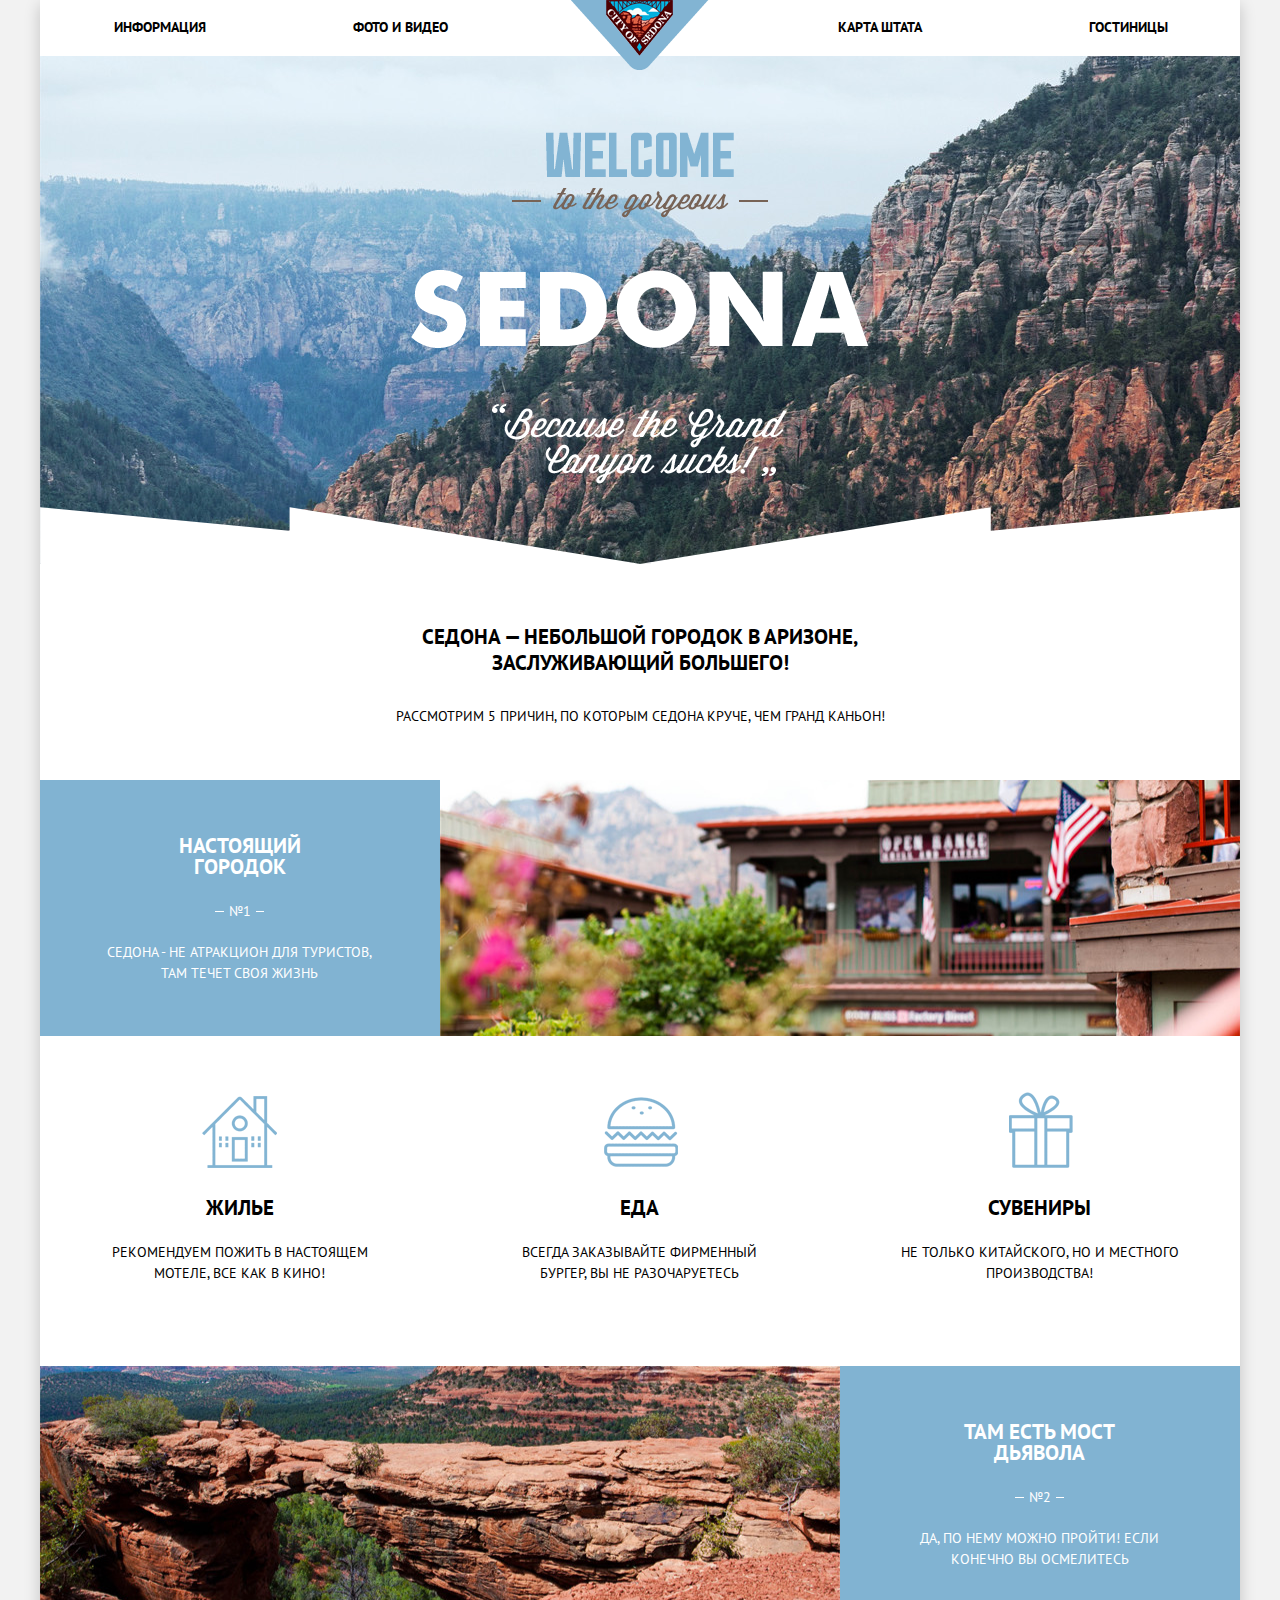
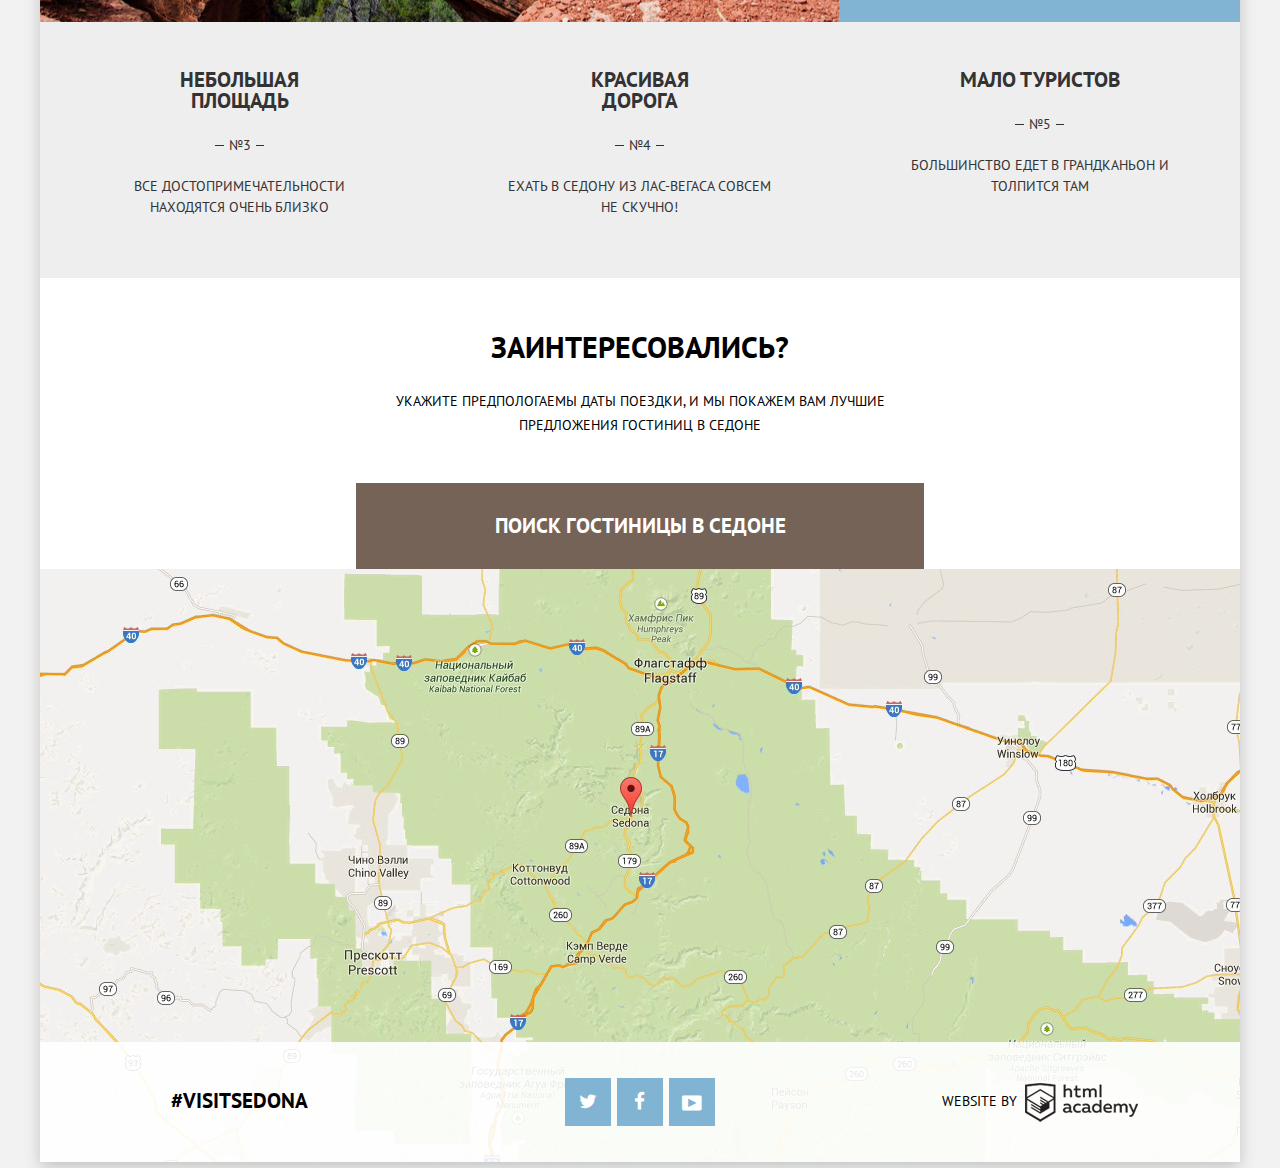
<file: 194734-sedona-master/index.html>
<!DOCTYPE html>
<html lang="ru">
	<head>
		<meta charset="utf-8">
		<title>Седона - Главная</title>
		<link href="http://fonts.googleapis.com/css?family=PT+Sans:400,700&amp;subset=latin,cyrillic-ext" rel="stylesheet">
		<link rel="stylesheet" href="css/normalize.min.css">
		<link rel="stylesheet" href="css/style.min.css">
	</head>
	<body>
		<div class="layout-center">
			<header class="main-header">
				<nav class="menu">
					<ul>
						<li><a href="#">Информация</a></li>
						<li><a href="#">Фото и видео</a></li>
						<li>
							<a class="logo-menu" href="index.html">
								<img src="img/logo-header.png" width="138" height="70" alt="logo">
							</a>
						</li>
						<li><a href="#">Карта штата</a></li>
						<li><a href="сatalog.html">Гостиницы</a></li>
					</ul>
				</nav>
			</header>
			<main class="content">
				<section class="main-foto">
					<div class="foto-title">
						<p>Welcome - to the gorgeous</p>
						<h1>Sedona</h1>
						<p>Because the Grand Canyon sucks</p>
					</div>
				</section>
				<div class="content-description">
					<h2 >Седона — небольшой городок в Аризоне, заслуживающий большего!</h2>
					<p>Рассмотрим 5 причин, по которым Седона круче, чем гранд каньон!</p>
				</div>
				<div class="features features-big clearfix">
					<div class="features-description">
						<h2 class="features-title">Настоящий городок</h2>
						<div class="features-number">
							<span>№1</span>
						</div>
						<p class="features-text">Седона - не атракцион для туристов, там течет своя жизнь</p>
					</div>
					<div class="features-foto"></div>
				</div>
				<div class="features-details clearfix">
					<div class="features-details-housing">
						<h2 class="features-title">Жилье</h2>
						<p class="features-text">Рекомендуем пожить в настоящем мотеле, все как в кино!</p>
					</div>
					<div class="features-details-food">
						<h2 class="features-title">Еда</h2>
						<p class="features-text">Всегда заказывайте фирменный бургер, вы не разочаруетесь</p>
					</div>
					<div class="features-details-souvenirs">
						<h2 class="features-title">Сувениры</h2>
						<p class="features-text">Не только китайского, но и местного производства!</p>
					</div>
				</div>
				<div class="features features-big clearfix">
					<div class="features-foto"></div>
					<div class="features-description">
						<h2 class="features-title">Там есть мост дьявола</h2>
						<div class="features-number">
							<span>№2</span>
						</div>
						<p class="features-text">Да, по нему можно пройти! Если конечно вы осмелитесь</p>
					</div>
				</div>
				<div class="features clearfix">
					<div class="features-description">
						<h2 class="features-title">Небольшая площадь</h2>
						<div class="features-number">
							<span>№3</span>
						</div>
						<p class="features-text">Все достопримечательности находятся очень близко</p>
					</div>
					<div class="features-description">
						<h2 class="features-title">Красивая дорога</h2>
						<div class="features-number">
							<span>№4</span>
						</div>
						<p class="features-text">Ехать в Седону из Лас-Вегаса совсем не скучно!</p>
					</div>
					<div class="features-description">
						<h2 class="features-title">Мало туристов</h2>
						<div class="features-number">
							<span>№5</span>
						</div>
						<p class="features-text">Большинство едет в грандканьон и толпится там</p>
					</div>
				</div>
				<section class="interest">
					<h2>Заинтересовались?</h2>
					<p>Укажите предпологаемы даты поездки, и мы покажем вам лучшие предложения гостиниц в Седоне</p>
				</section>
				<section class="search">
					<h2><a href="form.html">Поиск гостиницы в Седоне</a></h2>
					<form class="search-hotel clearfix" action="echo" method="post" name="search-hotel">
						<fieldset class="date clearfix">
							<label  for="date-arrival">Дата заезда:</label>
							<input type="text" name="date-arrival" id="date-arrival" placeholder="24 апреля 2016">
							<span class="icon-calendar"></span>
						</fieldset>
						<fieldset class="date clearfix">
							<label for="check-out">Дата выезда:</label>
							<input type="text" name="check-out" id="check-out" placeholder="4 июля 2016">
							<span class="icon-calendar"></span>
						</fieldset>
						<fieldset class="number-people">
							<fieldset class="adults">
								<label for="adults">Взрослые:</label>
								<button class="icon-minus" type="button"></button>
								<input type="text" name="adults" id="adults" placeholder="2">
								<button class="icon-plus" type="button"></button>
							</fieldset>
							<fieldset class="children">
								<label for="children">Дети:</label>
								<button class="icon-minus" type="button"></button>
								<input type="text" name="children" id="children" placeholder="0">
								<button class="icon-plus" type="button"></button>
							</fieldset>
						</fieldset>
						<input type="submit" name="btn-search" value="Найти">
					</form>
				</section>
				<section class="map">
					<iframe src="https://www.google.com/maps/embed?pb=!1m18!1m12!1m3!1d497691.6285781361!2d-112.1230201647705!3d34.96696452911028!2m3!1f0!2f0!3f0!3m2!1i1024!2i768!4f13.1!3m3!1m2!1s0x872da132f942b00d%3A0x5548c523fa6c8efd!2z0KHQtdC00L7QvdCwLCDQkNGA0LjQt9C-0L3QsCA4NjMzNiwg0KHQqNCQ!5e0!3m2!1sru!2sru!4v1463311577580" width="1200" height="593" style="border:0" allowfullscreen></iframe>
				</section>
			</main>
			<footer class="main-footer clearfix">
				<section class="footer-hashtag">
					<a href="#">#visitsedona</a>
				</section>
				<section class="footer-social">
					<a href="#" class="social-btn icon-twitter"></a>
					<a href="#" class="social-btn icon-facebook"></a>
					<a href="#" class="social-btn icon-youtube"></a>
				</section>
				<section class="footer-copyright">
					<p>Website by</p>
					<a class="logo-copyright" href="https://htmlacademy.ru"></a>
				</section>
			</footer>
		</div>
		<script src="js/script.min.js"></script>
	</body>
</html>
</file>
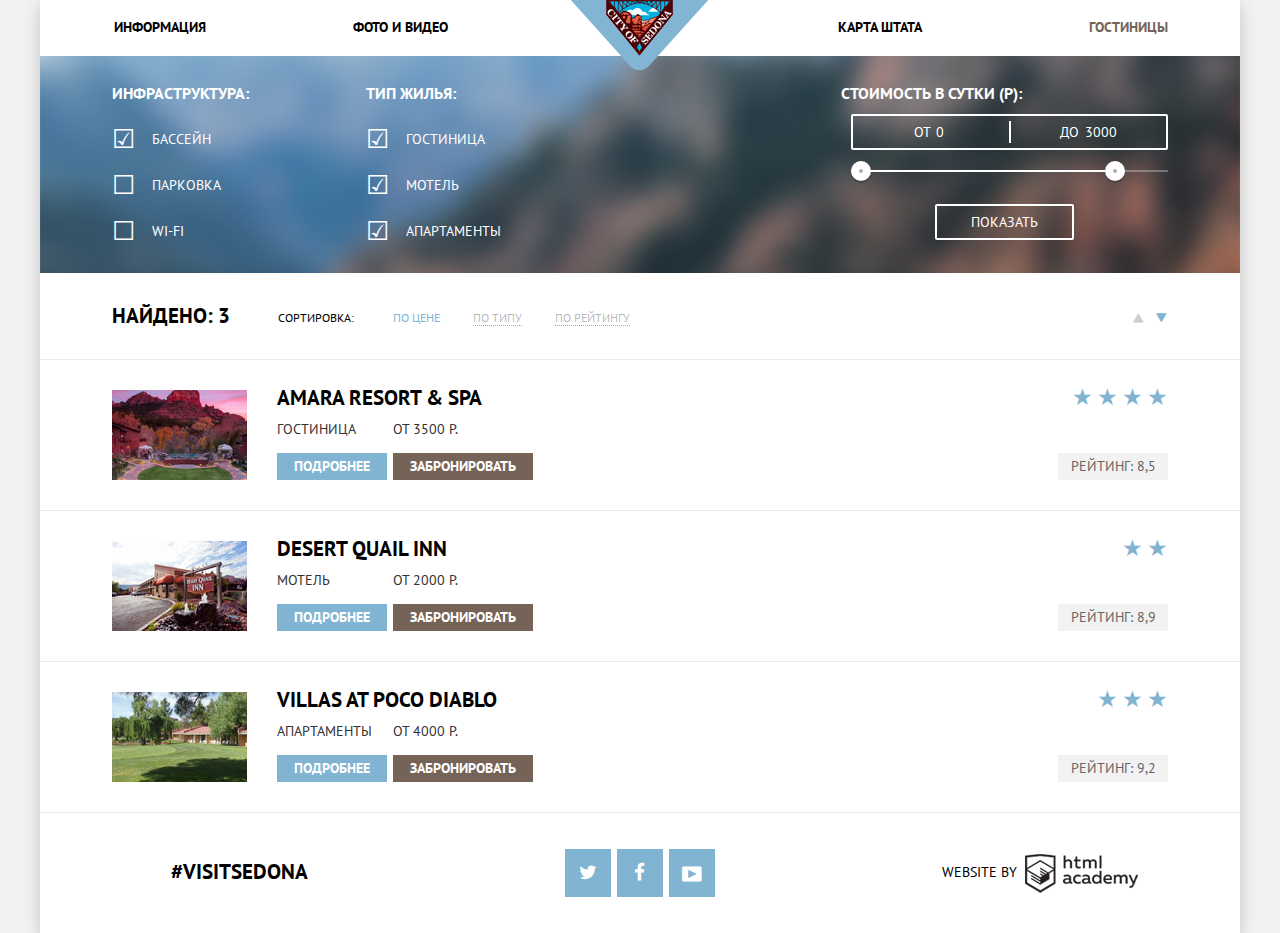
<file: 194734-sedona-master/Catalog.html>
<!DOCTYPE html>
<html lang="en">
	<head>
		<meta charset="UTF-8">
		<title>Гостиниы в Седоне</title>
		<link href="http://fonts.googleapis.com/css?family=PT+Sans:400,700&amp;subset=latin,cyrillic-ext" rel="stylesheet">
		<link rel="stylesheet" href="css/normalize.css">
		<link rel="stylesheet" href="css/Style.css">
	</head>
	<body>
		<div class="layout-center">
			<header class="main-header">
				<nav class="menu">
					<ul>
						<li><a href="#">Информация</a></li>
						<li><a href="#">Фото и видео</a></li>
						<li>
							<a href="index.html" class="logo-menu">
								<img src="img/logo-header.png" width="138" height="70" alt="logo">
							</a>
						</li>
						<li><a href="#">Карта штата</a></li>
						<li><a class="active" href="Catalog.html">Гостиницы</a></li>
					</ul>
				</nav>
			</header>
			<main class="content">
				<section class="filters-search clearfix">
					<form action="" method="post">
						<fieldset class="filter-infrastructure">
							<legend>Инфраструктура:</legend>
							<input type="checkbox" name="Pool" id="Pool" checked>
							<label for="Pool">Бассейн</label>
							<input type="checkbox" name="Parking" id="Parking">
							<label for="Parking">Парковка</label>
							<input type="checkbox" name="wi-fi" id="wi-fi">
							<label for="wi-fi">Wi-Fi</label>
						</fieldset>
						<fieldset class="filter-housing">
							<legend>Тип жилья:</legend>
							<input type="checkbox" name="hotel" id="hotel" checked>
							<label for="hotel">Гостиница</label>
							<input type="checkbox" name="Motel" id="Motel" checked>
							<label for="Motel">Мотель</label>
							<input type="checkbox" name="Apartments" id="Apartments" checked>
							<label for="Apartments">Апартаменты</label>
							</legend>
						</fieldset>
						<fieldset class="filter-price">
							<legend>Стоимость в сутки (р):</legend>
							<div class="price-controls">
								<label class="min-price" for="min-price">От <input type="text" name="min-price" id="min-price" value="0"></label>
								<label class="max-price" for="max-price">До <input type="text" name="max-price" id="max-price" value="3000"></label>
							</div>
							<div class="range-controls">
								<div class="scale">
									<div class="bar"></div>
								</div>
								<div class="toggle min-toggle"></div>
								<div class="toggle max-toggle"></div>
							</div>
							<button class="btn-transparent" type="submit">Показать</button>
						</fieldset>
					</form>
				</section>
				<section class="search-results-sort clearfix">
					<div class="results-found">
						Найдено:
						<span>3</span>
					</div>
					<div class="sort-type">
						<p>Сортировка:</p>
						<a href="#" class="active">По цене</a>
						<a href="#">По типу</a>
						<a href="#">По рейтингу</a>
					</div>
					<div class="sort-filter">
						<a href="#" class="icon-up-dir"></a>
						<a href="#" class="icon-down-dir"></a>
					</div>
				</section>
				<section class="search-results-item">
					<article class="item-found clearfix">
						<div class="item-foto">
							<a href="#">
								<img src="img/amara-resort-spa.jpg" width="135" height="90" alt="hotel">
							</a>
						</div>
						<div class="item-description clearfix">
							<h2 class="item-description-title">
								<a href="#">Amara resort & spa</a>
							</h2>
							<div class="item-description-hotel">
								<p>Гостиница</p>
								<a href="#" class="btn more">Подробнее</a>
							</div>
							<div class="item-description-price">
								<p>От 3500 р.</p>
								<a href="#" class="btn booking">Забронировать</a>
							</div>
						</div>
						<div class="item-rating">
							<div class="item-rating-star">
								<span class="star-hotel"></span>
								<span class="star-hotel"></span>
								<span class="star-hotel"></span>
								<span class="star-hotel"></span>
							</div>
							<div class="item-rating-points">Рейтинг:
								<span>8,5</span>
							</div>
						</div>
					</article>
					<article class="item-found clearfix">
						<div class="item-foto">
							<a href="#">
								<img src="img/desert-quail-inn.jpg" width="135" height="90" alt="hotel">
							</a>
						</div>
						<div class="item-description">
							<h2 class="item-description-title">
								<a href="#">Desert quail inn</a>
							</h2>
							<div class="item-description-hotel">
								<p>Мотель</p>
								<a href="#" class="btn more">Подробнее</a>
							</div>
							<div class="item-description-price">
								<p>От 2000 р.</p>
								<a href="#" class="btn booking">Забронировать</a>
							</div>
						</div>
						<div class="item-rating">
							<div class="item-rating-star">
								<span class="star-hotel"></span>
								<span class="star-hotel"></span>
							</div>
							<div class="item-rating-points">Рейтинг:
								<span>8,9</span>
							</div>
						</div>
					</article>
					<article class="item-found clearfix">
						<div class="item-foto">
							<a href="#">
								<img src="img/villas-at-poco-diablo.jpg" width="135" height="90" alt="hotel">
							</a>
						</div>
						<div class="item-description">
							<h2 class="item-description-title">
								<a href="#">Villas at poco diablo</a>
							</h2>
							<div class="item-description-hotel">
								<p>Апартаменты</p>
								<a href="#" class="btn more">Подробнее</a>
							</div>
							<div class="item-description-price">
								<p>От 4000 р.</p>
								<a href="#" class="btn booking">Забронировать</a>
							</div>
						</div>
						<div class="item-rating">
							<div class="item-rating-star">
								<span class="star-hotel"></span>
								<span class="star-hotel"></span>
								<span class="star-hotel"></span>
							</div>
							<div class="item-rating-points">Рейтинг:
								<span>9,2</span>
							</div>
						</div>
					</article>
				</section>
			</main>
			<footer class="main-footer clearfix">
				<section class="footer-hashtag">
					<a href="#">#visitsedona</a>
				</section>
				<section class="footer-social">
					<a href="#" class="social-btn icon-twitter"></a>
					<a href="#" class="social-btn icon-facebook"></a>
					<a href="#" class="social-btn icon-youtube"></a>
				</section>
				<section class="footer-copyright">
					<p>Website by</p>
					<a class="logo-copyright" href="https://htmlacademy.ru"></a>
				</section>
			</footer>
		</div>
	</body>
</html>
</file>
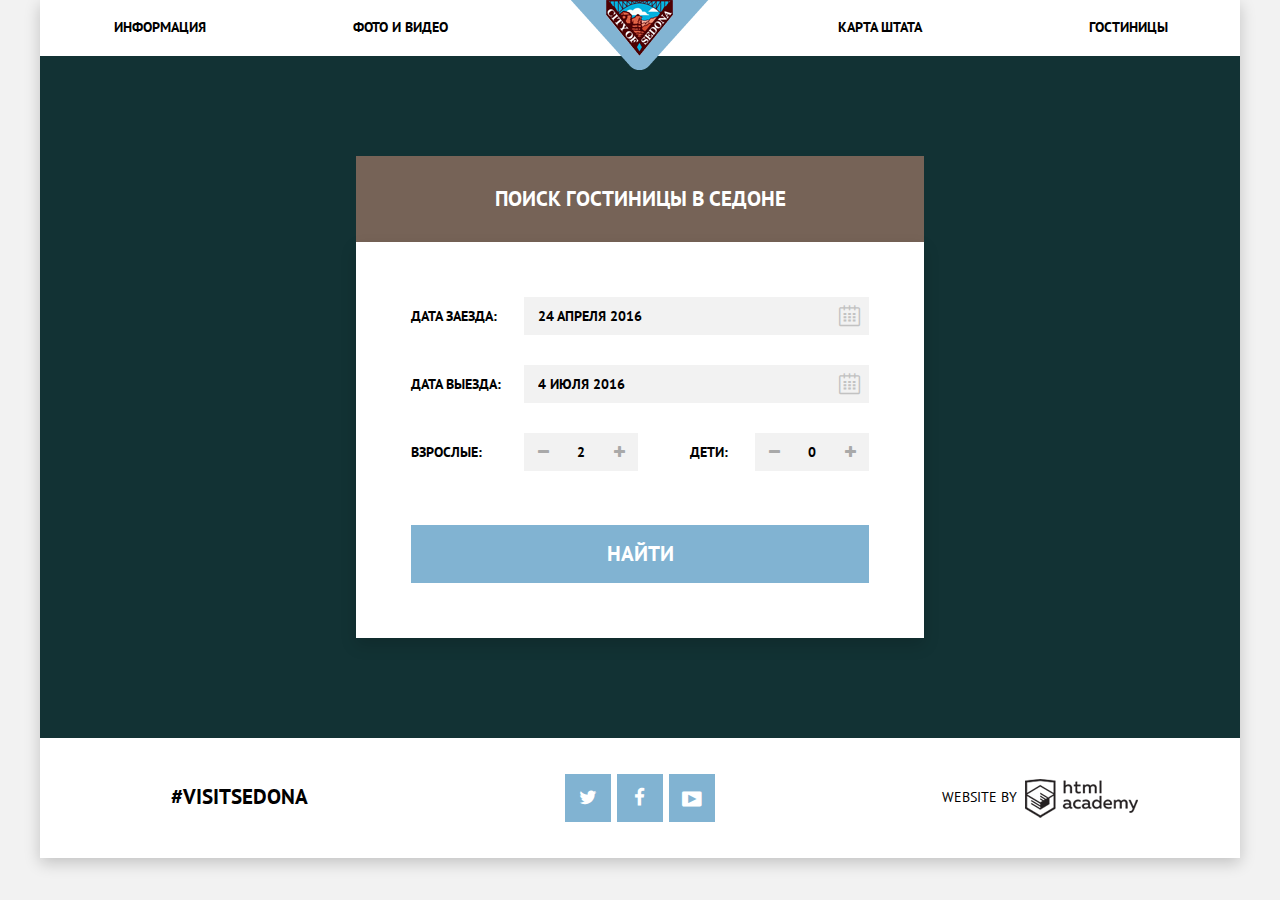
<file: 194734-sedona-master/form.html>
<!DOCTYPE html>
<html lang="ru">
	<head>
		<meta charset="utf-8">
		<title>Седона - Главная</title>
		<link href="http://fonts.googleapis.com/css?family=PT+Sans:400,700&amp;subset=latin,cyrillic-ext" rel="stylesheet">
		<link rel="stylesheet" href="css/normalize.css">
		<link rel="stylesheet" href="css/style.min.css">
	</head>
	<body>
		<div class="layout-center">
			<header class="main-header">
				<nav class="menu">
					<ul>
						<li><a href="#">Информация</a></li>
						<li><a href="#">Фото и видео</a></li>
						<li>
							<a class="logo-menu" href="index.html">
								<img src="img/logo-header.png" width="138" height="70" alt="logo">
							</a>
						</li>
						<li><a href="#">Карта штата</a></li>
						<li><a href="сatalog.html">Гостиницы</a></li>
					</ul>
				</nav>
			</header>
			<main class="content-search">
				<section class="search">
					<h2><a href="form.html">Поиск гостиницы в Седоне</a></h2>
					<form class="search-hotel clearfix" action="echo" method="post" name="search-hotel">
						<fieldset class="date clearfix">
							<label  for="date-arrival">Дата заезда:</label>
							<input type="text" name="date-arrival" id="date-arrival" placeholder="24 апреля 2016">
							<span class="icon-calendar"></span>
						</fieldset>
						<fieldset class="date clearfix">
							<label for="check-out">Дата выезда:</label>
							<input type="text" name="check-out" id="check-out" placeholder="4 июля 2016">
							<span class="icon-calendar"></span>
						</fieldset>
						<fieldset class="number-people">
							<fieldset class="adults">
								<label for="adults">Взрослые:</label>
								<button class="icon-minus" type="button"></button>
								<input type="text" name="adults" id="adults" placeholder="2">
								<button class="icon-plus" type="button"></button>
							</fieldset>
							<fieldset class="children">
								<label for="children">Дети:</label>
								<button class="icon-minus" type="button"></button>
								<input type="text" name="children" id="children" placeholder="0">
								<button class="icon-plus" type="button"></button>
							</fieldset>
						</fieldset>
						<input type="submit" name="btn-search" value="Найти">
					</form>
				</section>
			</main>
			<footer class="main-footer clearfix">
				<section class="footer-hashtag">
					<a href="#">#visitsedona</a>
				</section>
				<section class="footer-social">
					<a href="#" class="social-btn icon-twitter"></a>
					<a href="#" class="social-btn icon-facebook"></a>
					<a href="#" class="social-btn icon-youtube"></a>
				</section>
				<section class="footer-copyright">
					<p>Website by</p>
					<a class="logo-copyright" href="https://htmlacademy.ru"></a>
				</section>
			</footer>
		</div>
	</body>
</html>
</file>
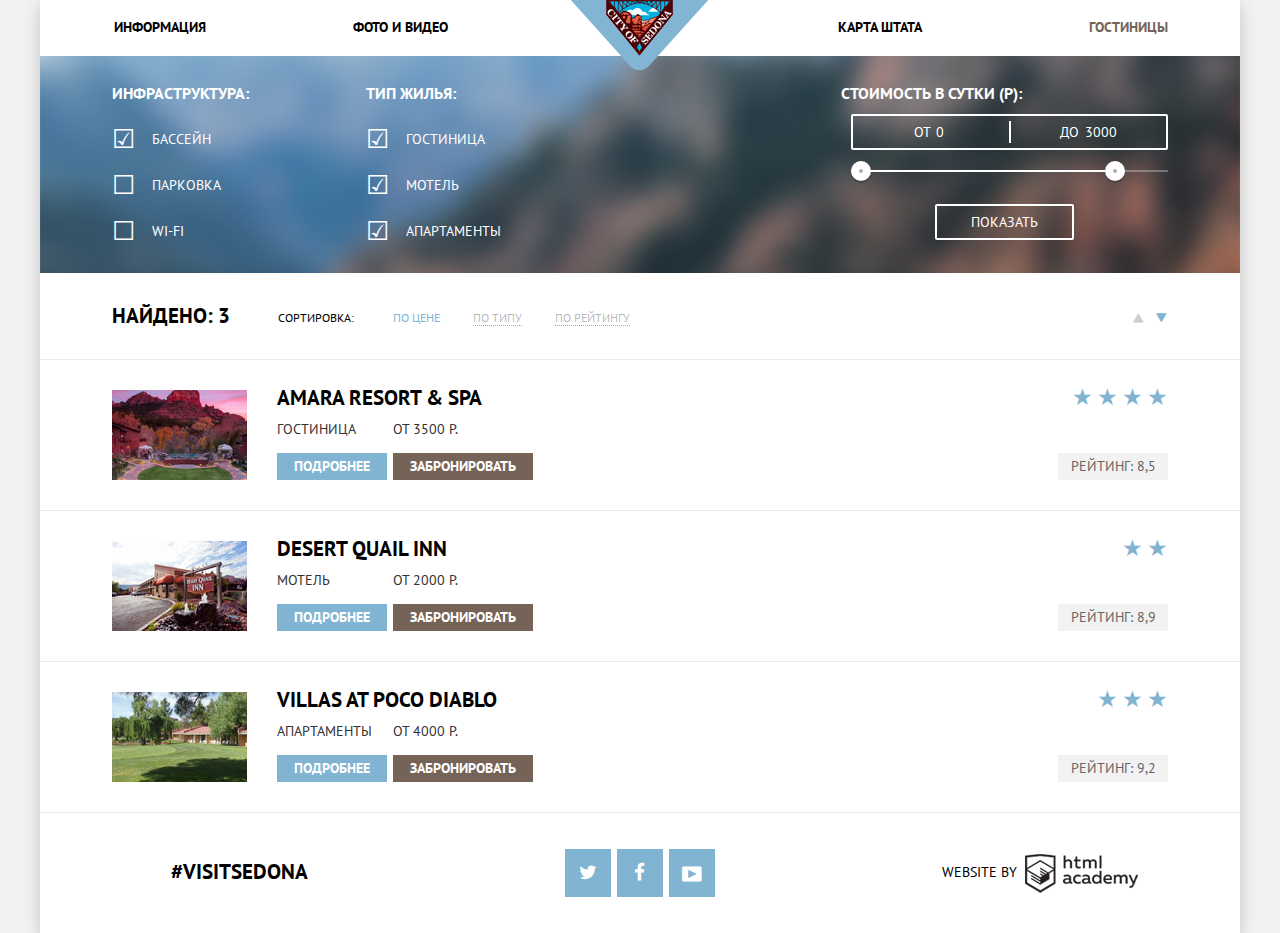
<file: 194734-sedona-master/сatalog.html>
<!DOCTYPE html>
<html lang="ru">
	<head>
		<meta charset="utf-8">
		<title>Гостиниы в Седоне</title>
		<link href="http://fonts.googleapis.com/css?family=PT+Sans:400,700&amp;subset=latin,cyrillic-ext" rel="stylesheet">
		<link rel="stylesheet" href="css/normalize.min.css">
		<link rel="stylesheet" href="css/style.min.css">
	</head>
	<body>
		<div class="layout-center">
			<header class="main-header">
				<nav class="menu">
					<ul>
						<li><a href="#">Информация</a></li>
						<li><a href="#">Фото и видео</a></li>
						<li>
							<a href="index.html" class="logo-menu">
								<img src="img/logo-header.png" width="138" height="70" alt="logo">
							</a>
						</li>
						<li><a href="#">Карта штата</a></li>
						<li><a class="active" href="сatalog.html">Гостиницы</a></li>
					</ul>
				</nav>
			</header>
			<main class="content">
				<section class="filters-search clearfix">
					<form action="echo" method="post">
						<fieldset class="filter-infrastructure">
							<legend>Инфраструктура:</legend>
							<input type="checkbox" name="Pool" id="Pool" checked>
							<label for="Pool">Бассейн</label>
							<input type="checkbox" name="Parking" id="Parking">
							<label for="Parking">Парковка</label>
							<input type="checkbox" name="wi-fi" id="wi-fi">
							<label for="wi-fi">Wi-Fi</label>
						</fieldset>
						<fieldset class="filter-housing">
							<legend>Тип жилья:</legend>
							<input type="checkbox" name="hotel" id="hotel" checked>
							<label for="hotel">Гостиница</label>
							<input type="checkbox" name="Motel" id="Motel" checked>
							<label for="Motel">Мотель</label>
							<input type="checkbox" name="Apartments" id="Apartments" checked>
							<label for="Apartments">Апартаменты</label>
						</fieldset>
						<fieldset class="filter-price">
							<legend>Стоимость в сутки (р):</legend>
							<div class="price-controls">
								<label class="min-price" for="min-price">От <input type="text" name="min-price" id="min-price" value="0"></label>
								<label class="max-price" for="max-price">До <input type="text" name="max-price" id="max-price" value="3000"></label>
							</div>
							<div class="range-controls">
								<div class="scale">
									<div class="bar"></div>
								</div>
								<div class="toggle min-toggle"></div>
								<div class="toggle max-toggle"></div>
							</div>
							<button class="btn-transparent" type="submit">Показать</button>
						</fieldset>
					</form>
				</section>
				<section class="search-results-sort clearfix">
					<div class="results-found">
						Найдено:
						<span>3</span>
					</div>
					<div class="sort-type">
						<p>Сортировка:</p>
						<a href="#" class="active">По цене</a>
						<a href="#">По типу</a>
						<a href="#">По рейтингу</a>
					</div>
					<div class="sort-filter">
						<a href="#" class="icon-up-dir"></a>
						<a href="#" class="icon-down-dir"></a>
					</div>
				</section>
				<section class="search-results-item">
					<article class="item-found clearfix">
						<div class="item-foto">
							<a href="#">
								<img src="img/amara-resort-spa.jpg" width="135" height="90" alt="hotel">
							</a>
						</div>
						<div class="item-description clearfix">
							<h2 class="item-description-title">
								<a href="#">Amara resort & spa</a>
							</h2>
							<div class="item-description-hotel">
								<p>Гостиница</p>
								<a href="#" class="btn more">Подробнее</a>
							</div>
							<div class="item-description-price">
								<p>От 3500 р.</p>
								<a href="#" class="btn booking">Забронировать</a>
							</div>
						</div>
						<div class="item-rating">
							<div class="item-rating-star">
								<span class="star-hotel"></span>
								<span class="star-hotel"></span>
								<span class="star-hotel"></span>
								<span class="star-hotel"></span>
							</div>
							<div class="item-rating-points">Рейтинг:
								<span>8,5</span>
							</div>
						</div>
					</article>
					<article class="item-found clearfix">
						<div class="item-foto">
							<a href="#">
								<img src="img/desert-quail-inn.jpg" width="135" height="90" alt="hotel">
							</a>
						</div>
						<div class="item-description">
							<h2 class="item-description-title">
								<a href="#">Desert quail inn</a>
							</h2>
							<div class="item-description-hotel">
								<p>Мотель</p>
								<a href="#" class="btn more">Подробнее</a>
							</div>
							<div class="item-description-price">
								<p>От 2000 р.</p>
								<a href="#" class="btn booking">Забронировать</a>
							</div>
						</div>
						<div class="item-rating">
							<div class="item-rating-star">
								<span class="star-hotel"></span>
								<span class="star-hotel"></span>
							</div>
							<div class="item-rating-points">Рейтинг:
								<span>8,9</span>
							</div>
						</div>
					</article>
					<article class="item-found clearfix">
						<div class="item-foto">
							<a href="#">
								<img src="img/villas-at-poco-diablo.jpg" width="135" height="90" alt="hotel">
							</a>
						</div>
						<div class="item-description">
							<h2 class="item-description-title">
								<a href="#">Villas at poco diablo</a>
							</h2>
							<div class="item-description-hotel">
								<p>Апартаменты</p>
								<a href="#" class="btn more">Подробнее</a>
							</div>
							<div class="item-description-price">
								<p>От 4000 р.</p>
								<a href="#" class="btn booking">Забронировать</a>
							</div>
						</div>
						<div class="item-rating">
							<div class="item-rating-star">
								<span class="star-hotel"></span>
								<span class="star-hotel"></span>
								<span class="star-hotel"></span>
							</div>
							<div class="item-rating-points">Рейтинг:
								<span>9,2</span>
							</div>
						</div>
					</article>
				</section>
			</main>
			<footer class="main-footer clearfix">
				<section class="footer-hashtag">
					<a href="#">#visitsedona</a>
				</section>
				<section class="footer-social">
					<a href="#" class="social-btn icon-twitter"></a>
					<a href="#" class="social-btn icon-facebook"></a>
					<a href="#" class="social-btn icon-youtube"></a>
				</section>
				<section class="footer-copyright">
					<p>Website by</p>
					<a class="logo-copyright" href="https://htmlacademy.ru"></a>
				</section>
			</footer>
		</div>
		<script src="js/script.min.js"></script>
	</body>
</html>
</file>
<file: 194734-sedona-master/css/Style.css>
@font-face {
  font-weight: normal;
  font-style: normal;
  font-family: "symbols-sedona";
  src: url("../fonts/symbols-sedona.woff") format("woff"),
       url("../fonts/symbols-sedona.woff2") format("woff2");
}
@-webkit-keyframes appearance {
	0% {opacity: 0;}
	100% {opacity: 1;}
}
@keyframes appearance {
	0% {opacity: 0;}
	100% {opacity: 1;}
}
[class^="icon-"]::before,
[class*=" icon-"]::before {
  display: inline-block;
  width: 1em;
  margin-right: 0.2em;
  margin-left: 0.2em;
  font-weight: normal;
  line-height: 1em;
  font-family: "symbols-sedona";
  vertical-align: middle;
  text-align: center;
  text-transform: none;
  text-decoration: inherit;
  font-style: normal;
  font-variant: normal;
  speak: none;
}
body {
	background: #f2f2f2;
	color: #000000;
	font-family: "PT Sans", "Arial", sans-serif;
	font-size: 14px;
	line-height: 21px;
	font-weight: 400;
	text-transform: uppercase;
}
a {
	text-decoration: none;
	color: #000;
}
img {
	max-width: 100%;
	max-height: 100%;
}
.clearfix::after {
	content: "";
	display: table;
	clear: both;
}
.layout-center {
	min-width: 768px;
	max-width: 1200px;
	margin: 0 auto;
	background: #ffffff;
	box-shadow: 0 5px 15px 0 rgba(0,0,0,0.2);
}

             /**footer_begin**/

.main-header ul {
	padding: 0;
	background: #ffffff;
	color: #000000;
	font-size: 0;
	list-style: none;
}
	.main-header li {
		display: inline-block;
		width: 20%;
		padding-top: 14px;
		padding-bottom: 16px;
		font-size: 14px;
		line-height: 26px;
		font-weight: 700;
		vertical-align: top;
		text-align: center;
}
.main-header li:nth-child(3) {
	padding: 0;
}
.main-header li:nth-child(5) {
	width: 15%;
	padding-left: 38px;
}
	.main-header a:hover {
		color: #81b3d2;
	}
	.main-header a:active {
		color: #000000;
		opacity: .3;
	}
	.main-header .logo-menu {
		position: relative;
		z-index: 1000;
		display: block;
		margin: 0 auto;
		margin-bottom: -14px;
		width: 138px;
		height: 70px;
	}
	.main-header .logo-menu:active {
		opacity: 1;
	}
	.main-header .active {
		color: #766357;
	}
	.main-header .active:hover {
		color: #604e43;
	}
	.main-header .active:active {
		color: #766357;
		opacity: .3;
	}

              /**footer_end**/

            /**main-index_begin**/

.main-foto {
	position: relative;
	height: 508px;
	background: 
		url("../img/foto-title.png") no-repeat 50% 49%,
		#686c75 url("../img/background-photo.jpg") no-repeat 50% -83px;
	color: #ffffff;
}
.main-foto::after {
	content: "";
	position: absolute;
	bottom: 0;
	height: 57px;
	width: 100%;
	background: transparent url("../img/Mask.png") no-repeat 50% 0;
	background-size: 100% 57px;
	}
		.foto-title {
			display: none;
		}
	.content-description {
		width: 575px;
		margin: 60px auto 51px;
		text-align: center;
	}
		.content-description h2 {
			margin-bottom: 27px;
			font-size: 21px;
			line-height: 26px;
			font-weight: 700;
		}
		.content-description p {
			font-size: 14px;
			line-height: 26px;
			font-weight: 400;
		}
	.features {
		min-height: 256px;
		background: #eeeeee;
		color: #333333;
		text-align: center;
	}
		.features-description {
			width: 33.33%;
			height: 100%;
			float: left;
		}
			.features-title {
				width: 160px;
				margin: 47px auto 24px;
				font-size: 21px;
				line-height: 21px;
				font-weight: 700;
			}
			.features-big .features-title {
				margin: 55px auto 24px;
			}
			.features-number {
				position: relative;
				width: 49px;
				margin: 0 auto 20px;
			}
			.features-number::after {
				content: "";
				position: absolute;
				top: 10px;
				left: 0px;
				z-index: 1;
				width: 100%;
				border-bottom: 1px solid #333333;
			}
				.features span {
					position: relative;
					padding: 0 5px;
					background: #eeeeee;
					color: #333333;
					z-index: 10;
				}
				.features-big span {
					background: #81b3d2;
					color: #ffffff;
				}
				.features-big .features-number::after {
					border-color: #ffffff;
				}
			.features-text {
				margin: 0 15% 0;
				font-size: 14px;
				line-height: 21px;
				font-weight: 400;
			}
	.features-big {
		background: #81b3d2;
		color: #ffffff;
	}
		.features-foto {
			width: 66.66%;
			height: 256px;
			float: left;
			background: #8b8375 url("../img/city.jpg") no-repeat 50% 54%;
			background-size: 100%;
		}
		.features:nth-of-type(4) .features-foto {
				background: #bb907a url("../img/canyon.jpg") no-repeat 50% 53%;
				background-size: 100%;
		}
	.features-details {
		min-height: 330px;
		text-align: center;
	}
	.features-details h2 {
		margin-top: 161px;
	}
		.features-details-housing,
		.features-details-food,
		.features-details-souvenirs {
			width: 33.33%;
			height: 100%;
			float: left;
		}
		.features-details-housing {
			background: url("../img/housing.png") no-repeat 50% 60px;
		}
		.features-details-food {
			background: url("../img/food.png") no-repeat 50.3% 61px;
		}
		.features-details-souvenirs {
			background: url("../img/souvenirs.png") no-repeat 50.3% 56px;
		}
	.interest {
		width: 575px;
		margin: 57px auto 46px;
		text-align: center;
	}
		.interest h2 {
			font-size: 30px;
			line-height: 24px;
			font-weight: 700;
			margin-bottom: 30px;
		}
		.interest p {
			font-size: 14px;
			line-height: 24px;
		}
	.search {
		position: relative;
		width: 568px;
		margin: 0 auto;
		margin-bottom: -120px;
		z-index: 1000;
	}
		.search h2 {
			margin: 0;
			padding: 30px;
			background: #766357;
			font-size: 21px;
			line-height: 26px;
			text-align: center;
		}
			.search a {
				color: #ffffff;
			}
		.search-hotel {
			position: absolute;
			display: none;
			padding: 55px;
			background: #ffffff;
			box-shadow: 0 7px 15px 0 rgba(0,0,0, .15);
		}
		.search-hotel-open {
			display: block;
			-webkit-animation: appearance 0.7s;
							animation: appearance 0.7s;
		}
			.search-hotel label,
			.search-hotel input {
				display: block;
				float: left;
				border: 0;
				outline: 0;
				color: #000000;
				font-size: 14px;
				line-height: auto;
				font-weight: 700;
				text-transform: uppercase;
			}
			.search-hotel input {
				background: #f2f2f2;
				border: 2px solid #f2f2f2;
			}
			.search-hotel input:hover {
				background: #ebebeb;
				border-color: #ebebeb;
			}
			.search-hotel input:focus {
				background: #ffffff;
			}
			.search-hotel ::-webkit-input-placeholder {
				opacity: 1;
			}
			.search-hotel ::-moz-placeholder {
				opacity: 1;
			}
			.search-hotel :-ms-input-placeholder {
				opacity: 1;
			}
			.search-hotel label {
				width: 113px;
				padding: 9px 0 8px;
			}
			.date {
				position: relative;
				margin: 0;
				margin-bottom: 30px;
				padding: 0;
				border: none;
			}
			.icon-calendar::before { 
				content: "\e800";
				position: absolute;
				bottom: 6px;
				right: 5px;
				color: #c2c2c2;
				font-size: 21px;
				line-height: 26px;
			}
				.date input {
					width: 289px;
					padding: 7px 40px 6px 12px;
				}
			.number-people {
				margin: 0;
				margin-bottom: 54px;
				padding: 0;
				border: 0;
			}
			.number-people input {
				width: 34px;
				height: 34px;
				padding: 0;
				text-align: center;
			}
			.number-people button {
				float: left;
				width: 38px;
				height: 38px;
				background: #f2f2f2;
				color: #a9a9a9;
				border: 2px solid #f2f2f2;
				outline: 0;
			}
			.number-people button:hover {
				background: #ebebeb;
				border-color: #ebebeb;
			}
			.number-people button:active {
				background: #ebebeb;
				border-color: #ebebeb;
			}
			.icon-plus:hover::before,
			.icon-minus:hover::before,
			.icon-calendar:hover::before {
				color: #000000;
			}
			.icon-plus:active::before,
			.icon-minus:active::before,
			.icon-calendar:active::before {
				color: #81b3d2;
			}
			.icon-plus::before { 
				content: "\e801"; 
				padding-bottom: 2px;
			} 
			.icon-minus::before { 
				content: "\e802";
				padding-bottom: 2px;
			}
				.adults {
					float: left;
					margin: 0;
					padding: 0;
					border: 0;
				}
				.children {
					float: left;
					margin: 0;
					padding: 0;
					border: 0;
				}
					.children label {
						width: 65px;
						margin-left: 52px;
					}
			input[type="submit"] {
				display: block;
				width: 100%;
				padding: 14px 0;
				background: #81b3d2;
				color: #ffffff;
				border: 2px solid #81b3d2;
				font-size: 21px;
				line-height: 26px;
				text-align: center;
				font-weight: 700;
				clear: both;
			}
			input[type="submit"]:hover {
				background: #669ec0;
				color: #ffffff;
				border: 2px solid #669ec0;
			}
			input[type="submit"]:active {
				background: #5496bd;
				color: rgba(255,255,255, .3);
				border: 2px solid #5496bd;
			}
.content {
	position: relative;
}
	.map {
		position: relative;
		bottom: -120px;
		z-index: 0;
		width: 100%;
		height: 593px;
		background: #e6e2d9 url("../img/map.jpg") no-repeat 50% 0;
	}
		.map iframe {
			width: 100%;
			height: 100%;
		}
           /**main-index_end**/

             /**footer_begin**/

.main-footer {
	position: relative;
	background: rgba(255,255,255, .9);
}
	.footer-hashtag,
	.footer-social,
	.footer-copyright {
		width: 33.33%;
		float: left;
		margin: 0;
		text-align: center;
	}
	.footer-hashtag {
		padding: 46px 0 48px;
		font-size: 21px;
		line-height: 26px;
		font-weight: 700;
	}
		.footer-hashtag a:hover {
			color: #81b3d2;
		}
		.footer-hashtag a:active {
			color: rgba(0,0,0, .3);
		}
	.footer-social {
		font-size: 0;
	}
		.social-btn {
			display: inline-block;
			width: 46px;
			height: 48px;
			margin: 36px 6px 35px 0;
			background: #81b3d2;
			color: #ffffff;
			font-size: 19px;
			line-height: 20px;
			vertical-align: middle;
		}
		.social-btn:hover {
			background: #669ec0;
		}
		.social-btn:active {
			background: #5496bd;
			color: rgba(255,255,255, .3);
		}
		.social-btn:last-child {
			margin-right: 0;
		}
		.social-btn::before {
			padding: 14px 0;
		}
		.icon-twitter::before { 
			content: "\74";
		}
		.icon-facebook::before { 
			content: "\66";
		}
		.icon-youtube::before { 
			content: "\f39e";
			padding: 13px 0;
			font-size: 23px;
		}
		.footer-copyright p {
			display: inline-block;
			margin: 0;
			padding: 0;
			padding-right: 4px;
			padding-bottom: 2px;
			line-height: 26px;
			vertical-align: middle;
		}
		.logo-copyright {
			display: inline-block;
			width: 113px;
			height: 39px;
			margin: 41px 0 40px;
			background: url("../img/spritesheet1.png") no-repeat -5px -5px;
			vertical-align: middle;
		}
		.logo-copyright:hover {
			background-position: -5px -54px;
		}
		.logo-copyright:active {
			background-position: -5px -103px;
			}

             /**footer_end**/

            /**catalog_begin**/

.filters-search {
	padding: 27px 6% 31px;
	background: #686c75 url("../img/filter-background-foto.jpg") no-repeat 50% -55px;
	color: #ffffff;
	font-size: 14px;
	line-height: 21px;
	font-weight: 400;
}
	.filters-search legend {
		margin-bottom: 0px;
		font-size: 16px;
		line-height: 21px;
		font-weight: 700;
	}
	.filter-infrastructure,
	.filter-housing {
		float: left;
		width: 155px;
		margin: 0;
		margin-right: 9.4%;
		padding: 0;
		border: 0;
		outline: 0;
	}
	.filter-infrastructure input,
	.filter-housing input{
		display: none;
	}
	.filter-infrastructure label,
	.filter-housing label {
		position: relative;
		display: block;
		margin-top: 25px;
		padding-left: 40px;
	}
	.filter-infrastructure label::before,
	.filter-housing label::before {
		content: "\2610";
		position: absolute;
		left: 0;
		width: 21px;
		height: 21px;
		font-size: 26px;
		line-height: 20px;
	}
	.filter-infrastructure input:checked + label::before,
	.filter-housing input:checked + label::before {
		content: "\2611";
	}
	.filter-infrastructure input:checked:disabled + label::before,
	.filter-housing input:checked:disabled + label::before {
		color: #6a6a6a;
	}
	.filter-infrastructure input:disabled + label::before,
	.filter-housing input:disabled + label::before {
		color: #6a6a6a;
	}
	.filter-price {
		float: right;
		width: 31%;
		margin: 0;
		padding: 0;
		border: 0;
		outline: 0;
	}
		.price-controls {
			position: relative;
			width: 95.85%;
			height: 32px;
			margin-top: 10px;
			margin-bottom: 20px;
			margin-left: 10px;
			border: 2px solid #ffffff;
			border-radius: 2px;
			text-align: center;
		}
		.price-controls::after {
			content: "";
			position: absolute;
			top: 50%;
			left: 50%;
			width: 2px;
			height: 22px;
			background: #ffffff;
			-webkit-transform: translate(-50%, -50%);
			        transform: translate(-50%, -50%);
		}
			.price-controls label {
				display: inline-block;
				font-size: 14px;
				line-height: 30px;
				vertical-align: top;
				cursor: pointer;
			}
			.price-controls .min-price,
			.price-controls .max-price {
				width: 36.33%;
				padding-left: 9.5%;
			}
			.price-controls input {
				width: 50px;
				margin: 0;
				background: none;
				color: inherit;
				border: none;
				outline: none;
				font: inherit;
			}
		.range-controls {
			position: relative;
			margin-bottom: 32px;
			margin-left: 10px;
		}
			.range-controls .scale {
				height: 2px;
				background: rgba(255, 255, 255, 0.3);
			}
				.range-controls .bar {
					width: 80%;
					height: 2px;
					background: #ffffff;
				}
			.toggle {
				position: absolute;
				top: -9px;
				width: 4px;
				height: 4px;
				background: #ababab;
				border: 8px solid #ffffff;
				border-radius: 50%;
				box-shadow: 0 2px 1px 0 rgba(0, 1, 1, 0.2);
				cursor: pointer;
			}
			.toggle:hover {
				background: #1c4f80;
			}
			.min-toggle {
				left: 0;
			}
			.max-toggle {
				left: 80%;
			}
		.btn-transparent {
			display: block;
			margin: 0 auto;
			padding: 6px 34px;
			background: transparent;
			color: #ffffff;
			border: 2px solid #ffffff;
			border-radius: 2px;
			outline: none;
			font-size: 14px;
			line-height: 20px;
			text-transform: uppercase;
			cursor: pointer;
		}
		.btn-transparent:hover {
			color: #000000;
			background: #ffffff;
		}
.search-results-sort {
	padding: 30px 6% 30px;
	border-bottom: 1px solid #ebebeb;
}
	.results-found,
	.sort-type {
		float: left;
		margin-right: 4.17%;
	}
	.results-found {
		margin-right: 48px;
		font-size: 21px;
		line-height: 26px;
		font-weight: 700;
	}
	.sort-type {
		padding-top: 6px;
		padding-bottom: 2px;
		font-size: 12px;
		line-height: 18px;
		font-weight: 400;
	}
		.sort-type p{
			display: inline;
			margin-right: 36px;
			color: #000000;
		}
		.sort-type a {
			margin-right: 30px;
			color: rgba(0,0,0, .3);
			border-bottom: 1px dotted #81b3d2;
		}
		.sort-type a:hover{
			color: #81b3d2;
		}
		.sort-type a:active {
			color: #000000;
			border: none;
		}
		.sort-type .active {
			color: #81b3d2;
			border: none;
		}
	.sort-filter {
		float: right;
		margin: 0;
		margin-top: 2px;
		margin-right: -5px;
		font-size: 23px;
		line-height: 20px;
	}
		.icon-up-dir::before {
			content: "\25b2";
			margin: 0;
			margin-right: -6px;
			color: #cccccc;
		}
		.icon-up-dir:hover::before {
			color: #000000;
		}
		.icon-up-dir:active::before {
			color: #81b3d2;
		}
		.icon-down-dir::before {
			content: "\25bc"; 
			margin: 0;
			color: #81b3d2;
		}
	.item-found {
		padding: 30px 6%;
		border-bottom: 1px solid #ebebeb;
	}
		.item-foto {
			float: left;
			width: 135px;
			height: 90px;
			margin-right: 30px;
		}
		.item-description {
			float: left;
		}
			.item-description-title {
				margin: 0;
				margin-top: -5px;
				margin-bottom: 8px;
				font-size: 21px;
				line-height: 26px;
				font-weight: 700;
				color: #000000;
			}
			.item-description-title a:hover {
				color: #81b3d2;
			}
			.item-description-title a:active {
				color: rgba(0,0,0, .3);
			}
			.item-description-hotel,
			.item-description-price {
				float: left;
				margin-right: 6px;
				color: #333333;
				font-size: 14px;
				line-height: 21px;
				font-weight: 400;
			}
			.item-description-hotel p,
			.item-description-price p {
				margin: 0;
				margin-bottom: 13px;
			}
			.btn {
				display: block;
				padding: 3px 17px;
				color: #ffffff;
				font-size: 14px;
				line-height: 21px;
				font-weight: 700;
				text-align: center;
			}
			.btn.more {
				background: #81b3d2;
			}
			.btn.more:hover {
				background: #669ec0;
			}
			.btn.more:active {
				background: #5496bd;
				color: rgba(0,0,0, .3);
			}
			.btn.booking {
				background: #766357;
			}
			.btn.booking:hover {
				background: #604e43;
			}
			.btn.booking:active {
				background: #503e33;
				color: rgba(0,0,0, .3);
			}
		.item-rating {
			float: right;
		}
			.item-rating-star {
				height: 17px;
			}
				.star-hotel {
					float: right;
					margin-top: -4px;
				}
				.star-hotel::before {
					content: "\2605";
					margin-left: 4px;
					color: #82b4d2;
					font-size: 23px;
					line-height: 21px;
				}
			.item-rating-points {
				width: 110px;
				margin-top: 46px;
				padding: 3px 0;
				background: #f2f2f2;
				color: #666666;
				font-size: 14px;
				line-height: 21px;
				text-align: center;
			}

            /**catalog_end**/

            /**form_begin**/

.content-search {
	background: #123234;
	padding: 100px;
}
.content-search .search {
	margin-bottom: 0;
}
	.content-search .search-hotel {
		position: static;
		display: block;
	}

             /**form_end**/
</file>
<file: 194734-sedona-master/css/style.min.css>
@font-face{font-weight:400;font-style:normal;font-family:"symbols-sedona";src:url(../fonts/symbols-sedona.woff) format("woff"),url(../fonts/symbols-sedona.woff2) format("woff2")}@-webkit-keyframes appearance{0%{opacity:0}to{opacity:1}}@keyframes appearance{0%{opacity:0}to{opacity:1}}[class*=" icon-"]::before,[class^=icon-]::before{display:inline-block;width:1em;margin-right:.2em;margin-left:.2em;font-weight:400;line-height:1em;font-family:"symbols-sedona";vertical-align:middle;text-align:center;text-transform:none;text-decoration:inherit;font-style:normal;font-variant:normal;speak:none}a,body{color:#000}body{background:#f2f2f2;font-family:"PT Sans","Arial",sans-serif;font-size:14px;line-height:21px;font-weight:400;text-transform:uppercase}a{text-decoration:none}img{max-width:100%;max-height:100%}.clearfix::after{content:"";display:table;clear:both}.layout-center{min-width:768px;max-width:1200px;margin:0 auto;background:#fff;box-shadow:0 5px 15px 0 rgba(0,0,0,.2)}.main-header ul{padding:0;background:#fff;color:#000;font-size:0;list-style:none}.main-header li{display:inline-block;width:20%;padding-top:14px;padding-bottom:16px;font-size:14px;line-height:26px;font-weight:700;vertical-align:top;text-align:center}.main-header li:nth-child(3){padding:0}.main-header li:nth-child(5){width:15%;padding-left:38px}.main-header a:hover{color:#81b3d2}.main-header a:active{color:#000;opacity:.3}.main-header .logo-menu{position:relative;z-index:1000;display:block;margin:0 auto -14px;width:138px;height:70px}.main-header .logo-menu:active{opacity:1}.main-header .active{color:#766357}.main-header .active:hover{color:#604e43}.main-header .active:active{color:#766357;opacity:.3}.main-foto{position:relative;height:508px;background:url(../img/foto-title.png) no-repeat 50% 49%,#686c75 url(../img/background-photo.jpg) no-repeat 50% -83px;color:#fff}.main-foto::after{content:"";position:absolute;bottom:0;height:57px;width:100%;background:url(../img/Mask.png) no-repeat 50% 0;background-size:100% 57px}.foto-title{display:none}.content-description{width:575px;margin:60px auto 51px;text-align:center}.content-description h2{margin-bottom:27px;font-size:21px;line-height:26px;font-weight:700}.content-description p{font-size:14px;line-height:26px;font-weight:400}.features{min-height:256px;background:#eee;color:#333;text-align:center}.features-description{width:33.33%;height:100%;float:left}.features-title{width:160px;margin:47px auto 24px;font-size:21px;line-height:21px;font-weight:700}.features-big .features-title{margin:55px auto 24px}.features-number{position:relative;width:49px;margin:0 auto 20px}.features-number::after{content:"";position:absolute;top:10px;left:0;z-index:1;width:100%;border-bottom:1px solid #333}.features span{position:relative;padding:0 5px;background:#eee;color:#333;z-index:10}.features-big .features-number::after{border-color:#fff}.features-text{margin:0 15%;font-size:14px;line-height:21px;font-weight:400}.features-big,.features-big span{background:#81b3d2;color:#fff}.features-foto{width:66.66%;height:256px;float:left;background:#8b8375 url(../img/city.jpg) no-repeat 50% 54%;background-size:100%}.features:nth-of-type(4) .features-foto{background:#bb907a url(../img/canyon.jpg) no-repeat 50% 53%;background-size:100%}.features-details{min-height:330px;text-align:center}.features-details h2{margin-top:161px}.features-details-food,.features-details-housing,.features-details-souvenirs{width:33.33%;height:100%;float:left}.features-details-housing{background:url(../img/housing.png) no-repeat 50% 60px}.features-details-food{background:url(../img/food.png) no-repeat 50.3% 61px}.features-details-souvenirs{background:url(../img/souvenirs.png) no-repeat 50.3% 56px}.interest{width:575px;margin:57px auto 46px;text-align:center}.interest h2{font-size:30px;line-height:24px;font-weight:700;margin-bottom:30px}.interest p{font-size:14px;line-height:24px}.search{position:relative;width:568px;margin:0 auto -120px;z-index:1000}.search h2{margin:0;padding:30px;background:#766357;font-size:21px;line-height:26px;text-align:center}.search a{color:#fff}.search-hotel{position:absolute;display:none;padding:55px;background:#fff;box-shadow:0 7px 15px 0 rgba(0,0,0,.15)}.search-hotel-open{display:block;-webkit-animation:appearance .7s;animation:appearance .7s}.search-hotel input,.search-hotel label{display:block;float:left;border:0;outline:0;color:#000;font-size:14px;line-height:auto;font-weight:700;text-transform:uppercase}.search-hotel input{background:#f2f2f2;border:2px solid #f2f2f2}.number-people button:active,.number-people button:hover,.search-hotel input:hover{background:#ebebeb;border-color:#ebebeb}.search-hotel input:focus{background:#fff}.search-hotel ::-webkit-input-placeholder{opacity:1}.search-hotel ::-moz-placeholder{opacity:1}.search-hotel :-ms-input-placeholder{opacity:1}.search-hotel label{width:113px;padding:9px 0 8px}.date{position:relative;margin:0 0 30px;padding:0;border:none}.icon-calendar::before{content:"\e800";position:absolute;bottom:6px;right:5px;color:#c2c2c2;font-size:21px;line-height:26px}.date input{width:289px;padding:7px 40px 6px 12px}.number-people{margin:0 0 54px;padding:0;border:0}.number-people input{width:34px;height:34px;padding:0;text-align:center}.number-people button{float:left;width:38px;height:38px;background:#f2f2f2;color:#a9a9a9;border:2px solid #f2f2f2;outline:0}.icon-calendar:hover::before,.icon-minus:hover::before,.icon-plus:hover::before{color:#000}.footer-hashtag a:hover,.icon-calendar:active::before,.icon-minus:active::before,.icon-plus:active::before{color:#81b3d2}.icon-plus::before{content:"\e801";padding-bottom:2px}.icon-minus::before{content:"\e802";padding-bottom:2px}.adults,.children{float:left;margin:0;padding:0;border:0}.children label{width:65px;margin-left:52px}input[type=submit]{display:block;width:100%;padding:14px 0;background:#81b3d2;color:#fff;border:2px solid #81b3d2;font-size:21px;line-height:26px;text-align:center;font-weight:700;clear:both}input[type=submit]:hover{background:#669ec0;color:#fff;border:2px solid #669ec0}input[type=submit]:active{background:#5496bd;color:rgba(255,255,255,.3);border:2px solid #5496bd}.content,.map{position:relative}.map{bottom:-120px;z-index:0;width:100%;height:593px;background:#e6e2d9 url(../img/map.jpg) no-repeat 50% 0}.map iframe{width:100%;height:100%}.main-footer{position:relative;background:rgba(255,255,255,.9)}.footer-copyright,.footer-hashtag,.footer-social{width:33.33%;float:left;margin:0;text-align:center}.footer-hashtag{padding:46px 0 48px;font-size:21px;line-height:26px;font-weight:700}.footer-hashtag a:active{color:rgba(0,0,0,.3)}.footer-social{font-size:0}.social-btn{display:inline-block;width:46px;height:48px;margin:36px 6px 35px 0;background:#81b3d2;color:#fff;font-size:19px;line-height:20px;vertical-align:middle}.btn.more:hover,.social-btn:hover{background:#669ec0}.social-btn:active{background:#5496bd;color:rgba(255,255,255,.3)}.social-btn:last-child{margin-right:0}.social-btn::before{padding:14px 0}.icon-twitter::before{content:"\74"}.icon-facebook::before{content:"\66"}.icon-youtube::before{content:"\f39e";padding:13px 0;font-size:23px}.footer-copyright p,.logo-copyright{display:inline-block;vertical-align:middle}.footer-copyright p{padding:0 4px 2px 0;line-height:26px;margin:0}.logo-copyright{width:113px;height:39px;margin:41px 0 40px;background:url(../img/spritesheet1.png) no-repeat -5px -5px}.logo-copyright:hover{background-position:-5px -54px}.logo-copyright:active{background-position:-5px -103px}.filters-search{padding:27px 6% 31px;background:#686c75 url(../img/filter-background-foto.jpg) no-repeat 50% -55px;color:#fff;font-size:14px;line-height:21px;font-weight:400}.filters-search legend{margin-bottom:0;font-size:16px;line-height:21px;font-weight:700}.filter-housing,.filter-infrastructure{float:left;width:155px;margin:0 9.4% 0 0;padding:0;border:0;outline:0}.filter-housing input,.filter-infrastructure input{display:none}.filter-housing label,.filter-infrastructure label{position:relative;display:block;margin-top:25px;padding-left:40px}.filter-housing label::before,.filter-infrastructure label::before{content:"\2610";position:absolute;left:0;width:21px;height:21px;font-size:26px;line-height:20px}.filter-housing input:checked+label::before,.filter-infrastructure input:checked+label::before{content:"\2611"}.filter-housing input:checked:disabled+label::before,.filter-infrastructure input:checked:disabled+label::before{color:#6a6a6a}.filter-housing input:disabled+label::before,.filter-infrastructure input:disabled+label::before{color:#6a6a6a}.filter-price{float:right;width:31%;margin:0;padding:0;border:0;outline:0}.price-controls,.range-controls{position:relative;margin-left:10px}.price-controls{width:95.85%;height:32px;margin-top:10px;border:2px solid #fff;border-radius:2px;text-align:center;margin-bottom:20px}.price-controls::after{content:"";position:absolute;top:50%;left:50%;width:2px;height:22px;background:#fff;-webkit-transform:translate(-50%,-50%);transform:translate(-50%,-50%)}.price-controls label{display:inline-block;font-size:14px;line-height:30px;vertical-align:top;cursor:pointer}.price-controls .max-price,.price-controls .min-price{width:36.33%;padding-left:9.5%}.price-controls input{width:50px;margin:0;background:0 0;color:inherit;border:none;outline:none;font:inherit}.range-controls{margin-bottom:32px}.range-controls .scale{height:2px;background:rgba(255,255,255,.3)}.range-controls .bar{width:80%;height:2px;background:#fff}.toggle{position:absolute;top:-9px;width:4px;height:4px;background:#ababab;border:8px solid #fff;border-radius:50%;box-shadow:0 2px 1px 0 rgba(0,1,1,.2);cursor:pointer}.toggle:hover{background:#1c4f80}.min-toggle{left:0}.max-toggle{left:80%}.btn-transparent{display:block;margin:0 auto;padding:6px 34px;background:0 0;color:#fff;border:2px solid #fff;border-radius:2px;outline:none;font-size:14px;line-height:20px;text-transform:uppercase;cursor:pointer}.btn-transparent:hover{color:#000;background:#fff}.search-results-sort{padding:30px 6%;border-bottom:1px solid #ebebeb}.results-found{float:left}.sort-type{float:left;margin-right:4.17%}.results-found{margin-right:48px;font-size:21px;line-height:26px;font-weight:700}.sort-type{padding-top:6px;padding-bottom:2px;font-size:12px;line-height:18px;font-weight:400}.sort-type p{display:inline;margin-right:36px;color:#000}.sort-type a{margin-right:30px;color:rgba(0,0,0,.3);border-bottom:1px dotted #81b3d2}.sort-type a:hover{color:#81b3d2}.sort-type a:active{color:#000;border:none}.sort-type .active{color:#81b3d2;border:none}.sort-filter{float:right;margin:2px -5px 0 0;font-size:23px;line-height:20px}.icon-up-dir::before{content:"\25b2";margin:0 -6px 0 0;color:#ccc}.icon-up-dir:hover::before{color:#000}.icon-up-dir:active::before,.item-description-title a:hover{color:#81b3d2}.icon-down-dir::before{content:"\25bc";margin:0;color:#81b3d2}.item-found{padding:30px 6%;border-bottom:1px solid #ebebeb}.item-foto{float:left;width:135px;height:90px;margin-right:30px}.item-description{float:left}.item-description-title{margin:-5px 0 8px;font-size:21px;line-height:26px;font-weight:700;color:#000}.item-description-title a:active{color:rgba(0,0,0,.3)}.item-description-hotel,.item-description-price{float:left;margin-right:6px;color:#333;font-size:14px;line-height:21px;font-weight:400}.item-description-hotel p,.item-description-price p{margin:0 0 13px}.btn{display:block;padding:3px 17px;color:#fff;font-size:14px;line-height:21px;font-weight:700;text-align:center}.btn.more{background:#81b3d2}.btn.more:active{background:#5496bd;color:rgba(0,0,0,.3)}.btn.booking{background:#766357}.btn.booking:hover{background:#604e43}.btn.booking:active{background:#503e33;color:rgba(0,0,0,.3)}.item-rating{float:right}.item-rating-star{height:17px}.star-hotel{float:right;margin-top:-4px}.star-hotel::before{content:"\2605";margin-left:4px;color:#82b4d2;font-size:23px;line-height:21px}.item-rating-points{width:110px;margin-top:46px;padding:3px 0;background:#f2f2f2;color:#666;font-size:14px;line-height:21px;text-align:center}.content-search{background:#123234;padding:100px}.content-search .search{margin-bottom:0}.content-search .search-hotel{position:static;display:block}
</file>
